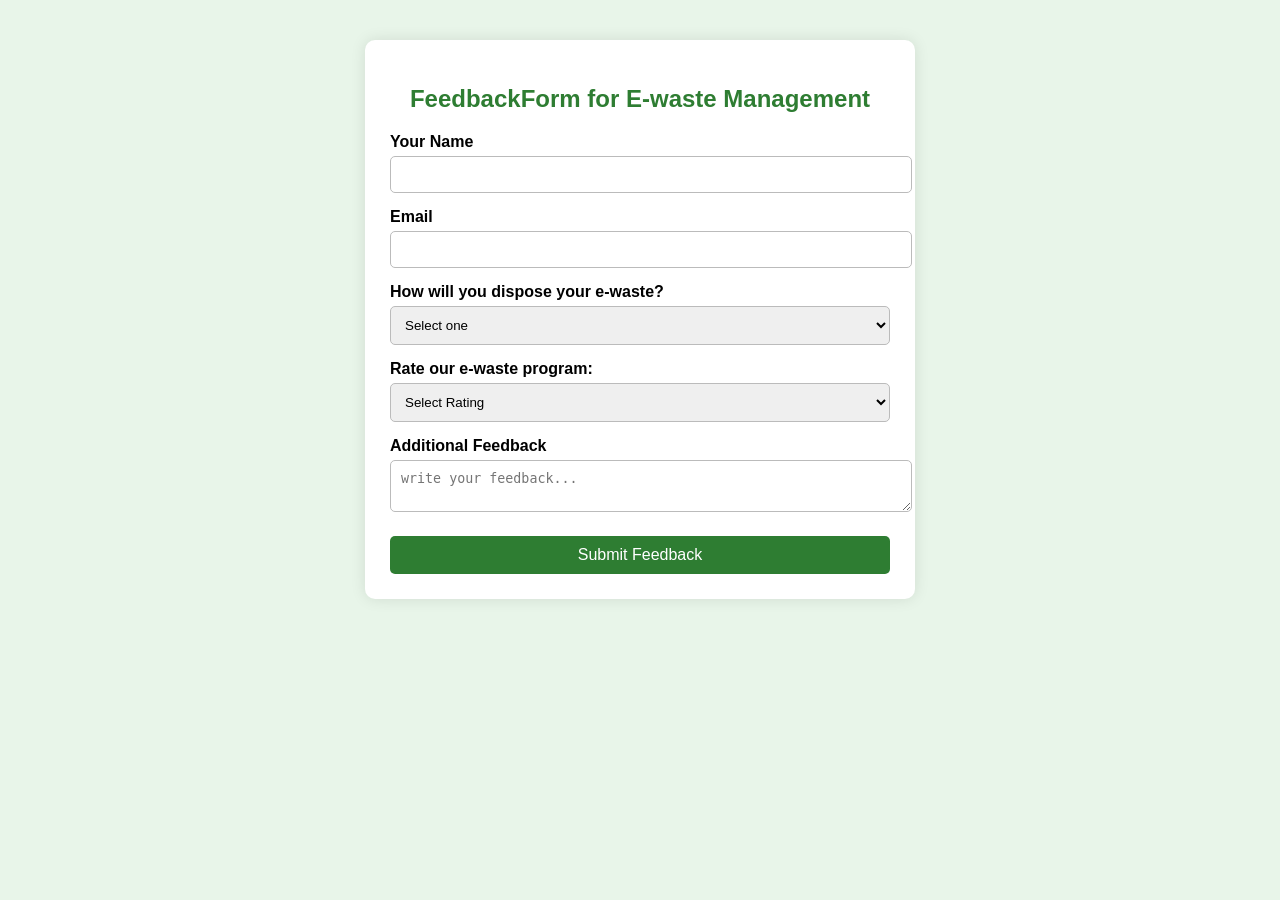
<file: feedback.html>
<!DOCTYPE html>
<html lang="en">
<head>
    <meta charset="UTF-8">
    <meta name="viewport" content="width=device-width, initial-scale=1.0">
    <title>feedbackForm of Waste.Wise.Ways</title>

    <style>
        body {
            font-family: Arial, sans-serif;
            background: #e8f5e9;
            margin: 0;
            padding: 0;
        }

        .container {
            width: 90%;
            max-width: 500px;
            background: #fff;
            margin: 40px auto;
            padding: 25px;
            border-radius: 10px;
            box-shadow: 0 0 15px rgba(0,0,0,0.1);
        }

        h2 {
            color: #2e7d32;
            text-align: center;
        }

        label {
            margin-top: 15px;
            font-weight: bold;
            display: block;
        }

        input, select, textarea, button {
            width: 100%;
            padding: 10px;
            margin-top: 5px;
            border-radius: 5px;
            border: 1px solid #bbb;
        }

        button {
            margin-top: 20px;
            background: #2e7d32;
            color: white;
            font-size: 16px;
            border: none;
            cursor: pointer;
        }

        button:hover {
            background: #aeb9af;
        }

        .popup {
            display: none;
            margin-top: 15px;
            text-align: center;
            background: #2e7d32;
            color: white;
            padding: 10px;
            border-radius: 5px;
        }
    </style>
</head>
<body>

<div class="container">
    <h2>FeedbackForm for E-waste Management </h2>

    <form id="feedbackForm">

        <label>Your Name</label>
        <input type="text" id="name">

        <label>Email</label>
        <input type="email" id="email">

        <label>How will you dispose your e-waste?</label>
        <select id="method">
            <option value="">Select one</option>
            <option>Recycling Center</option>
            <option>Donation</option>
            <option>Municipal</option>
        </select>

        <label>Rate our e-waste program:</label>
        <select id="rating">
            <option value="">Select Rating</option>
            <option value="1">1 - Very Poor</option>
            <option value="2">2 - Poor</option>
            <option value="3">3 - Average</option>
            <option value="4">4 - Good</option>
            <option value="5">5 - Excellent</option>
        </select>

        <label>Additional Feedback</label>
        <textarea id="feedback" placeholder="write your feedback..."></textarea>

        <button type="submit">Submit Feedback</button>
    </form>

    <!-- ⭐ Added popup div here -->
    <div id="popup" class="popup">Thank you! Your response has been saved.</div>

</div>

<script>
    document.getElementById("feedbackForm").addEventListener("submit", function(e){
        e.preventDefault();

        let name = document.getElementById("name").value.trim();
        let email = document.getElementById("email").value.trim();
        let method = document.getElementById("method").value;
        let rating = document.getElementById("rating").value;

        if(!name || !email || !method || !rating){
            alert("Please fill all fields including rating.");
            return;
        }

        // Show popup
        document.getElementById("popup").style.display = "block";

        // Alert also
        alert("Thank you! Your response has been saved.");

        // Reset form
        this.reset();
    });
</script>

</body>
</html>
</file>
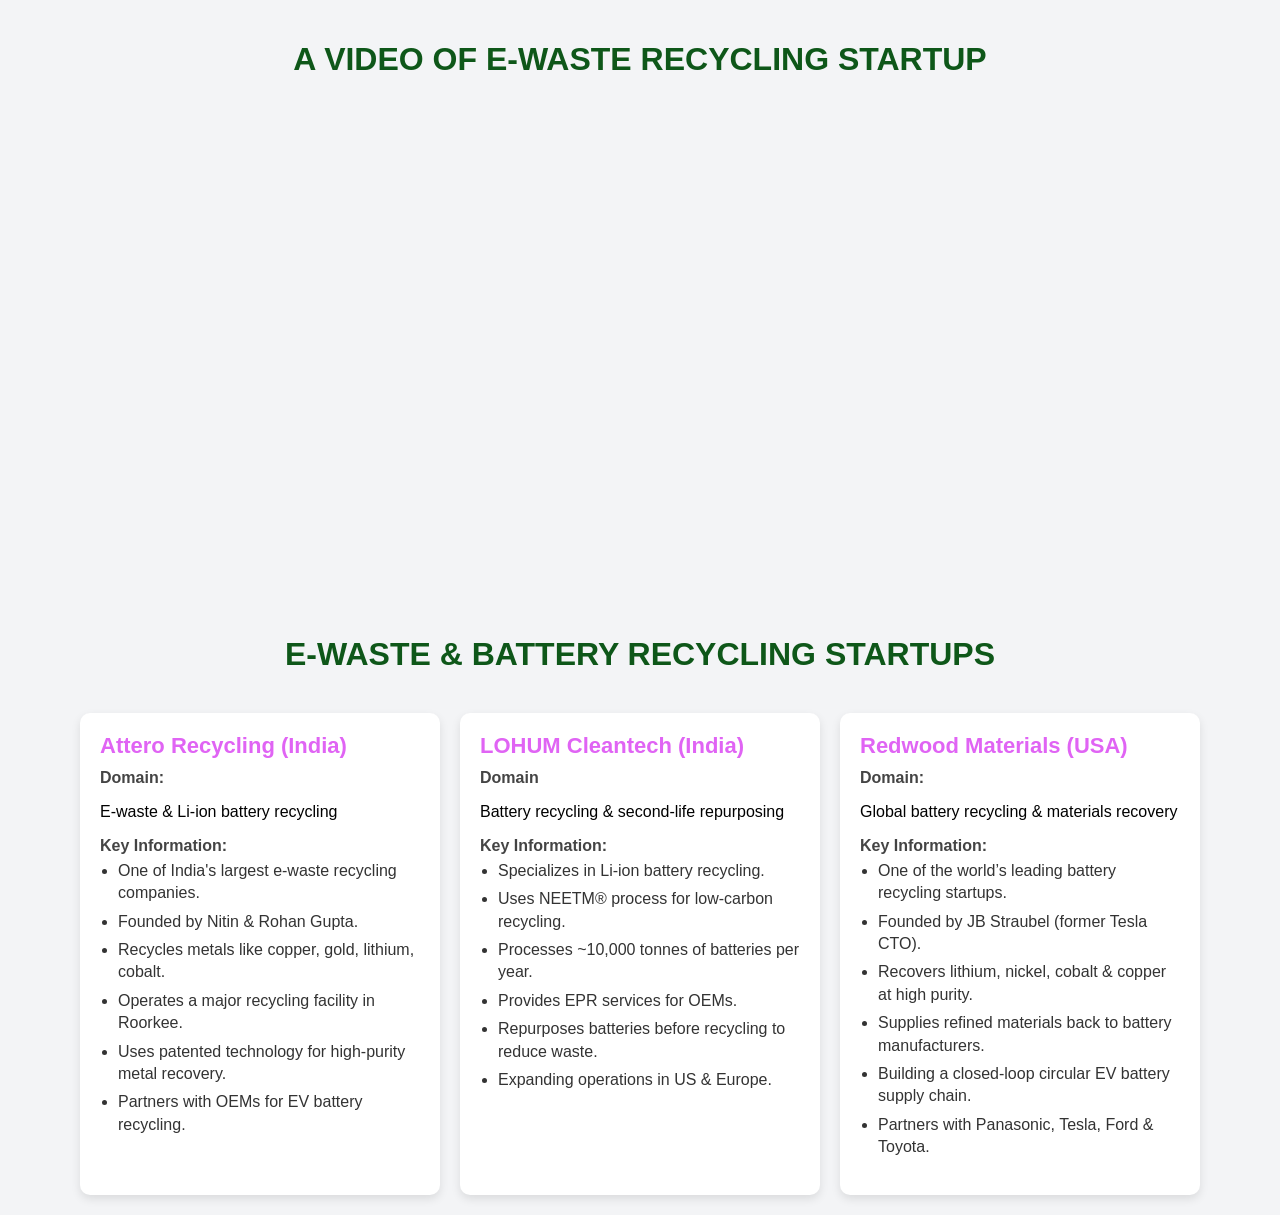
<file: startup.html>
<!DOCTYPE html>
<html lang="en">
<head>
  <meta charset="UTF-8" />
  <title>E‑Waste Recycling Startups</title>
  <style>
    body {
      font-family: Arial, sans-serif;
      background: #f3f4f6;
      margin: 0;
      padding: 20px;
    }

    h1 {
      text-align: center;
      color: #0e5719;
      margin-bottom: 40px;
      text-transform: uppercase;
    }

    .video-container {
      position: relative;
      width: 100%;
      max-width: 1000px;
      margin: 0 auto 10px auto;
      padding-bottom: 40%;
      height: 0;
    }

    .video-container iframe {
      position: absolute;
      top: 0;
      left: 0;
      width: 100%;
      height: 100%;
      border: 0;
    }

    .container {
      display: flex;
      gap: 20px;
      flex-wrap: wrap;
      justify-content: center;
    }

    .card {
      background: white;
      width: 320px;
      padding: 20px;
      border-radius: 10px;
      box-shadow: 0 4px 10px rgba(0, 0, 0, 0.1);
      transition: 0.3s;
    }

    .card:hover {
      transform: translateY(-5px);
      box-shadow: 0 6px 15px rgba(0, 0, 0, 0.15);
    }

    .title {
      font-size: 22px;
      font-weight: bold;
      color: #e064f4;
      margin-bottom: 10px;
    }

    .label {
      font-weight: bold;
      margin-top: 10px;
      color: #444;
    }

    ul {
      margin-top: 5px;
      padding-left: 18px;
    }

    li {
      margin-bottom: 6px;
      color: #333;
      line-height: 1.4;
    }
  </style>
</head>
<body>

  
  <h1>A Video of E-Waste Recycling Startup</h1>
  <div class="video-container">
    <iframe 
      src="https://www.youtube.com/embed/zMrajVSftN4" 
      title="YouTube video player" 
      allow="accelerometer; autoplay; clipboard‑write; encrypted-media; gyroscope; picture-in-picture" 
      allowfullscreen>
    </iframe>
  </div>
  <h1>E-Waste & Battery Recycling Startups</h1>


  <div class="container">
    
    <div class="card">
      <div class="title">Attero Recycling (India)</div>
      <div class="label">Domain:</div>
      <p>E-waste & Li-ion battery recycling</p>
      <div class="label">Key Information:</div>
      <ul>
        <li>One of India's largest e-waste recycling companies.</li>
        <li>Founded by Nitin & Rohan Gupta.</li>
        <li>Recycles metals like copper, gold, lithium, cobalt.</li>
        <li>Operates a major recycling facility in Roorkee.</li>
        <li>Uses patented technology for high-purity metal recovery.</li>
        <li>Partners with OEMs for EV battery recycling.</li>
      </ul>
    </div>

    
    <div class="card">
      <div class="title">LOHUM Cleantech (India)</div>
      <div class="label">Domain</div>
      <p>Battery recycling & second-life repurposing</p>
      <div class="label">Key Information:</div>
      <ul>
        <li>Specializes in Li-ion battery recycling.</li>
        <li>Uses NEETM® process for low-carbon recycling.</li>
        <li>Processes ~10,000 tonnes of batteries per year.</li>
        <li>Provides EPR services for OEMs.</li>
        <li>Repurposes batteries before recycling to reduce waste.</li>
        <li>Expanding operations in US & Europe.</li>
      </ul>
    </div>

    
    <div class="card">
  <div class="title">Redwood Materials (USA)</div>
  <div class="label">Domain:</div>
  <p>Global battery recycling & materials recovery</p>
  <div class="label">Key Information:</div>
  <ul>
    <li>One of the world’s leading battery recycling startups.</li>
    <li>Founded by JB Straubel (former Tesla CTO).</li>
    <li>Recovers lithium, nickel, cobalt & copper at high purity.</li>
    <li>Supplies refined materials back to battery manufacturers.</li>
    <li>Building a closed-loop circular EV battery supply chain.</li>
    <li>Partners with Panasonic, Tesla, Ford & Toyota.</li>
  </ul>
</div>

</body>
</html>
</file>
